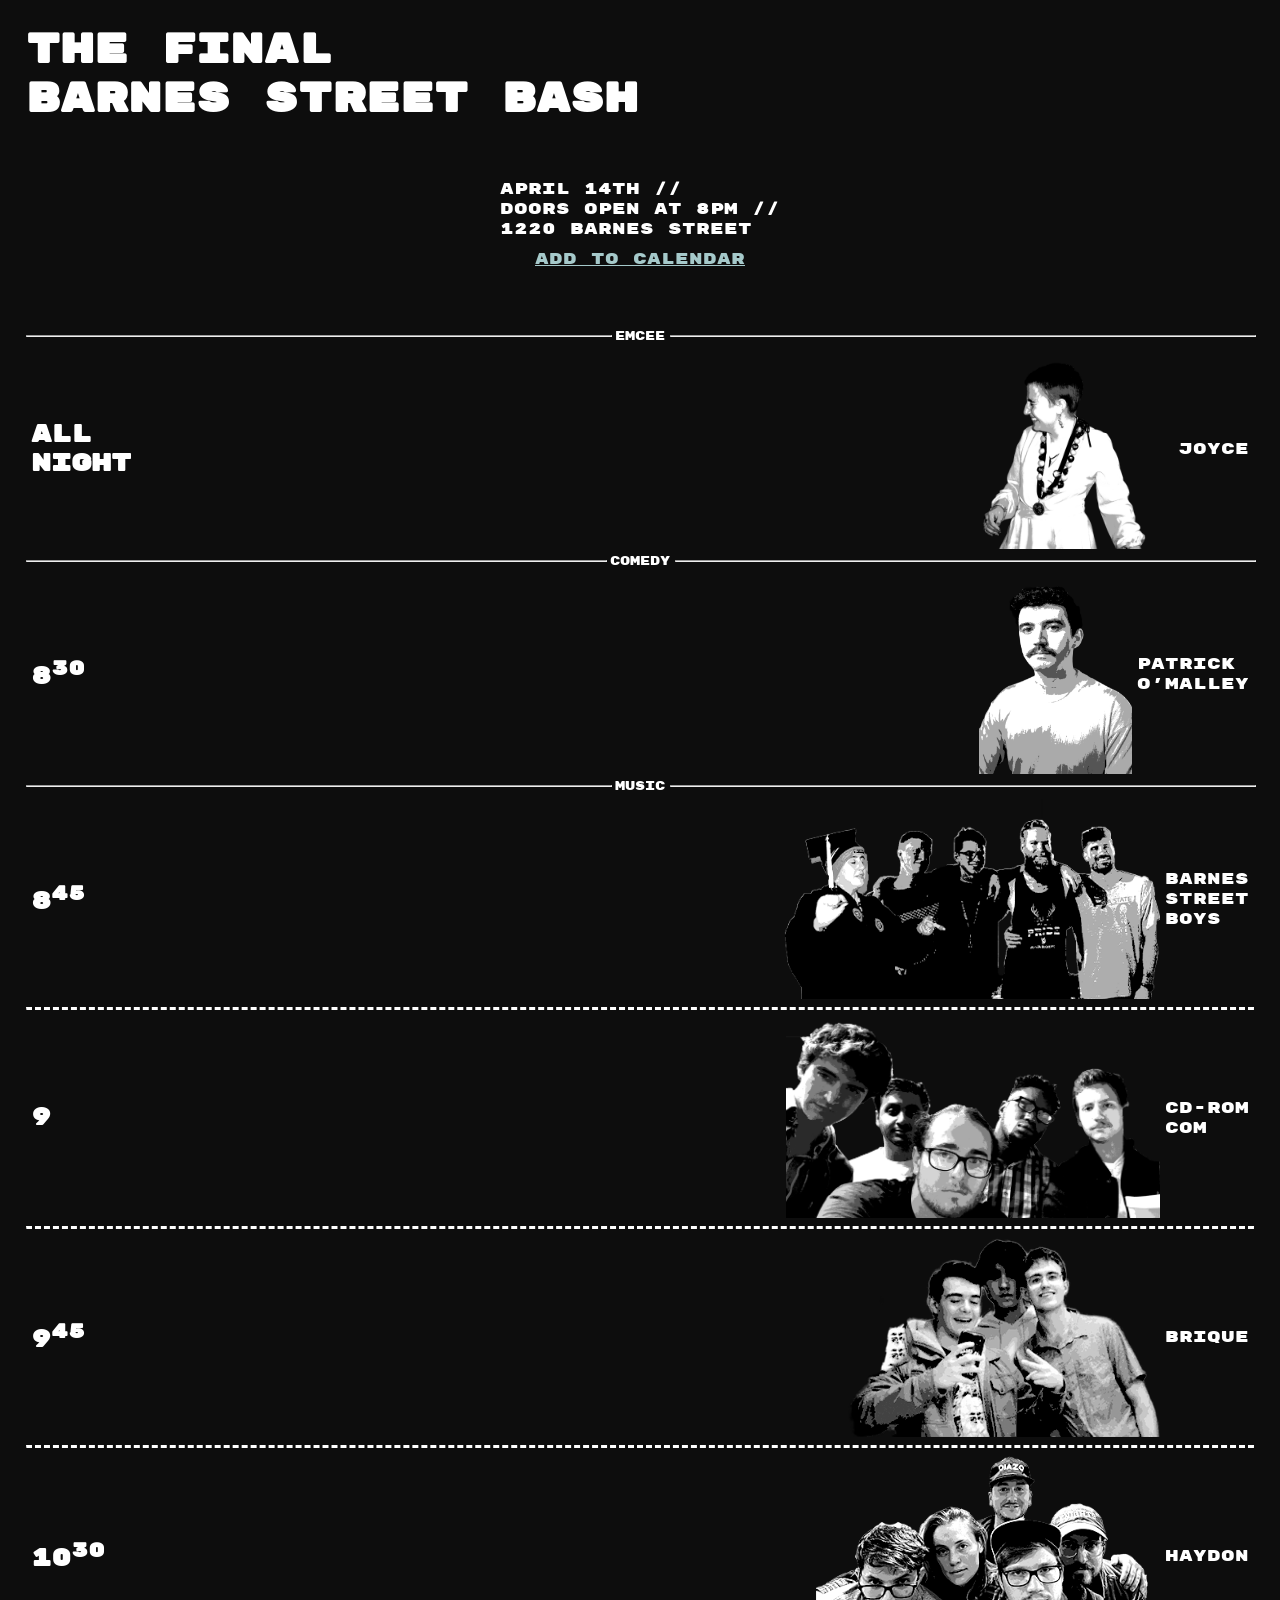
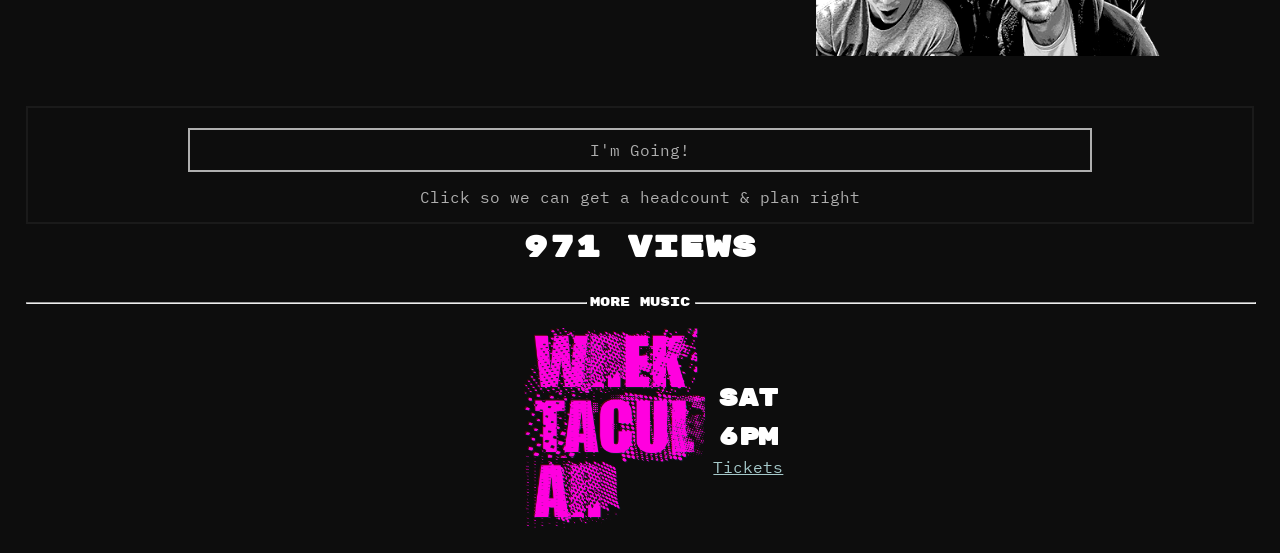
<file: docs/index.html>
<html>
    <head>
        <link rel="stylesheet" href="index3.css">
        <meta name="viewport" content="width=device-width, initial-scale=1, maximum-scale=1"/>
        <meta property="og:title" content="Final Barnes Street Bash" />
        <meta property="og:description" content="Apr 14, 8PM" />
        <meta property="og:image" content="https://garrepi.dev/bstb3/res/og-image3.png" />
    </head>
    <body>
        <h1>
            The Final<br>
            Barnes Street Bash
        </h1>

        <div class="v-flex mt5">
            <p>April 14th //<br> Doors Open at 8pm //<br>1220 Barnes Street</p>
            <p><a href="./res/event.ics">Add to Calendar</a></p>
        </div>

        <div class="mt5">
            <div class="section-header">
                <hr>
                <p>EMCEE</p>
                <hr>
            </div>
            <div class="h-flex">
                <p class="band-time">All<br>night</p>
               <div class="band-card">
                   <img src="./res/band-images/joyce.png" alt="joyce image">
                   <div class="v-flex">
                       <p>Joyce</p>
                   </div>
               </div>
            </div>

            <div class="section-header">
                <hr>
                <p>Comedy</p>
                <hr>
            </div>
            <div class="h-flex">
                <p class="band-time">8<sup>30</sup></p>
               <div class="band-card">
                   <img src="./res/band-images/patrick.png" alt="patrick image">
                   <div class="v-flex">
                       <p>Patrick<br>O'Malley</p>
                   </div>
               </div>
            </div>

            <div class="section-header">
                <hr>
                <p>Music</p>
                <hr>
            </div>
            <div class="h-flex">
                <p class="band-time">8<sup>45</sup></p>
                <div class="band-card">
                    <img src="./res/band-images/bstb.png" alt="barnes street image">
                    <div class="v-flex">
                        <p>Barnes<br>Street<br>Boys</p>
                    </div>
                </div>
            </div>

            <hr class="dotted">

            <div class="h-flex">
                <p class="band-time">9</p>
                <div class="band-card">
                    <img src="./res/band-images/cd-rom-com.png" alt="cdromcom image">
                    <p>CD-ROM<br>COM</p>
                </div>
            </div>

            <hr class="dotted">

            <div class="h-flex">
                <p class="band-time">9<sup>45</sup></p>
                <div class="band-card">
                    <img src="./res/band-images/brique.png" alt="brique image">
                    <p>Brique</p>
                </div>
            </div>

            <hr class="dotted">

            <div class="h-flex">
                <p class="band-time">10<sup>30</sup></p>
                <div class="band-card">
                    <img src="./res/band-images/haydon.png" alt="haydon image">
                    <p>Haydon</p>
                </div>
            </div>
        </div>

        <div id="input-pane" class="v-flex mt5">
            <input id="register-button" class="w-75 button" type="submit" value="I'm Going!" onClick="register()">
            <p>Click so we can get a headcount &amp; plan right</p>
        </div>

        <h2 id="view-count" class="w-100"></h2>
        <script src="index.js"></script> 

        <div class="section-header">
            <hr>
            <p>More Music</p>
            <hr>
        </div>
         <div class="h-flex m1 w-100" style="justify-content: center;">
            <div class="band-card">
                <img src="./res/band-images/wrektacular.png" alt="wrek image">
             <div class="v-flex" style="align-items: end;">
                <p class="band-time">Sat</p>
                <p class="band-time">6PM</p>
                    <a href="https://zhu527.wixsite.com/wrektacular" style="font-family: 'IBM Plex Mono', monospace;">Tickets</a>
             </div>
            </div>
        </div>


    </body>
</html>
</file>
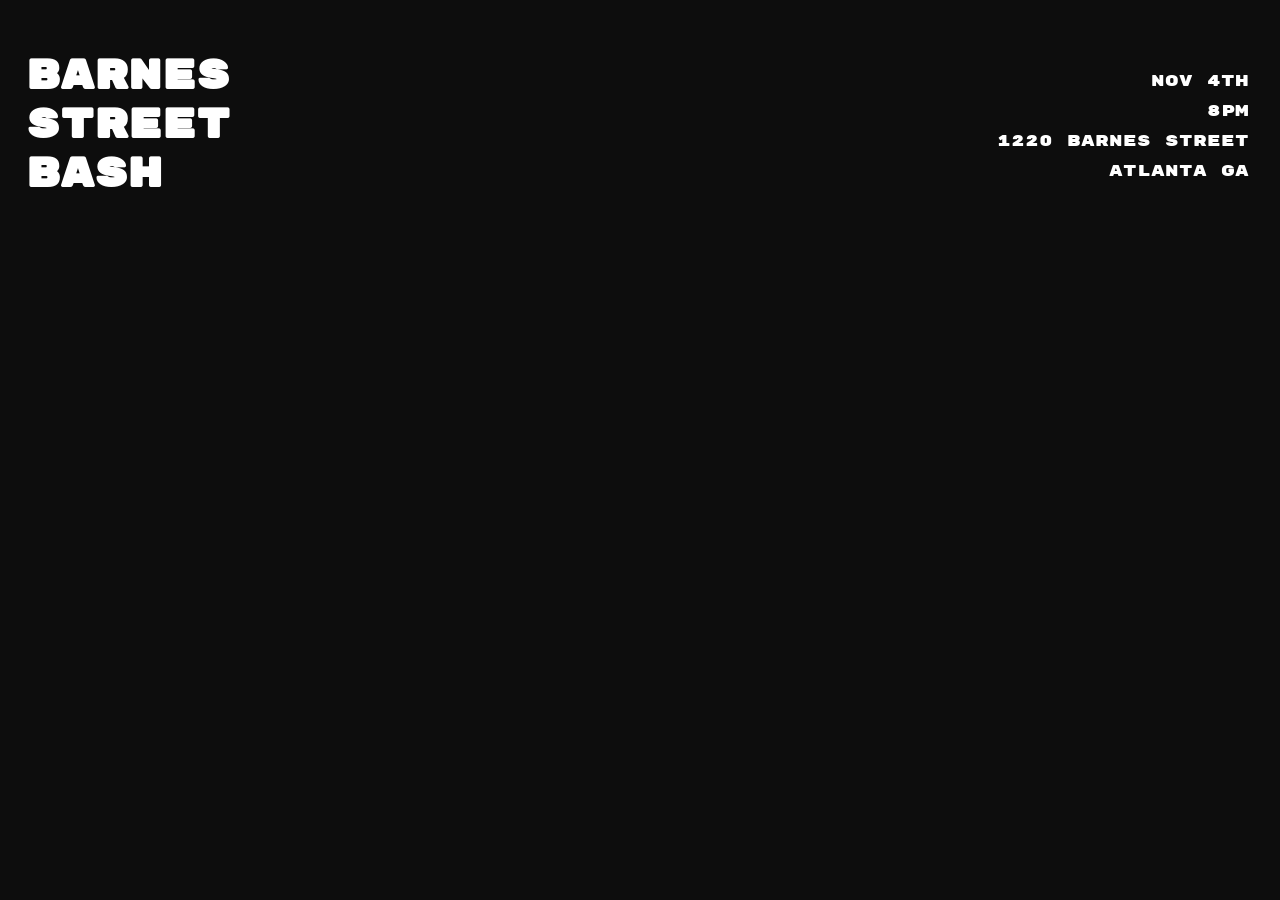
<file: docs/_open-graph.html>
<html>
    <head>
        <link rel="stylesheet" href="index.css">
        <meta name="viewport" content="width=device-width, initial-scale=1, maximum-scale=1"/>
    </head>
    <body>
        <div class="h-flex">
            <h1>
                Barnes<br>
                Street<br>
                Bash
            </h1>
            <div class="v-flex" style="align-items: end;">
                <p>Nov 4th</p>
                <p>8pm</p>
                <p>1220 Barnes Street</p>
                <p>Atlanta GA</p>
            </div>
        </div>
    </body>
</html>
</file>
<file: docs/index3.css>
:root {
    --fake-black: hsl(0, 0%, 5%);
    --blue: #A5C9CA;
    --red: #cd5c5c;
    --white: #afafaf;
    --clear: rgba(0, 0, 0, 0);
    --form-bg: hsl(0, 0%, 14%);
    --form-border: hsl(0, 0%, 10%);
}

@font-face {
  font-family: "RubikMonoOne-Regular";
  src: url('./res/RubikMonoOne-Regular.ttf') format('truetype');
}
@font-face {
  font-family: "IBM Plex Mono";
  src: url('./res/IBMPlexMono-Regular.ttf') format('truetype');
}

.mt5 {
    margin-top: 50px;
}
.h-flex {
    display: flex;
    flex-direction: row;
    align-items: center;
    justify-content: space-between;
    flex-wrap: wrap;
}
.v-flex {
    display: flex;
    flex-direction: column;
    align-items: center;
    justify-content: space-between;
}
.w-100 {
    width: 100%;
}
.w-75 {
    width: 75%;
}
.m1 {
    margin: 1%;
}
ul {
    list-style: none;
}
p {
    margin: 5px;
    font-size: 1em;
    font-family: 'RubikMonoOne-Regular', sans-serif;
    overflow: hidden;
}
.disclaimer {
    margin-top: 25px;
    font-family: 'IBM Plex Mono', monospace;
    color: var(--red);
}
a {
    color: var(--blue);
}
h1 {
    font-size: 2.5em;
    font-weight: regular;
    font-family: 'RubikMonoOne-Regular', sans-serif;
}
h2 {
    text-align: center;
    font-size: 1.875em;
    font-style: bold;
    font-family: 'RubikMonoOne-Regular', sans-serif;
}
h3 {
    text-align: center;
    font-weight: normal;
    font-family: "IBM Plex Mono", monospace;
}
.divider {
    border: 1px white;
}

.band-card {
    display: flex;
    align-items: center;
    justify-content: flex-end;
}
.band-card img {
    height: min(20vw, 200px);
}
.band-time {
    font-weight: bold;
    font-size: 1.5em;
}

#guest-count {
    margin-bottom: 0px;
}

#view-count {
    margin-top: 5px;
}

body {
    font-size: 100%;
    font-family: sans-serif;
    background-color: var(--fake-black);
    color: white;
    margin: 2%;
}
.button {
    font-family: "IBM Plex Mono", monospace;
    text-align: center;
    font-size: 1em;
    margin: 10px;
    padding: 10px;
    border: 2px solid var(--white);
    color: var(--white);
    background: var(--clear);
}

#input-pane {
    border: 2px solid var(--form-border);
    padding: 10px;
}
#input-pane p {
    font-family: "IBM Plex Mono", monospace;
    color: var(--white);
}

.text-input {
    font-size: 1em;
    line-height: 1.5;
    color: var(--white);
    background: var(--clear);
    margin: 10px 0px 10px 0px;
    font-family: "IBM Plex Mono", monospace;
    border-top-style: hidden;
    border-right-style: hidden;
    border-left-style: hidden;
    border-bottom-style: groove;
    border-bottom: solid white 1px;
    border-radius: 0;
}

.checkbox {
    font-family: "IBM Plex Mono", monospace;
}
.guests-grid {
    display: grid;
    grid-template-columns: repeat(3, minmax(0, 1fr) );
}
.section-header {
    display: grid;
    grid-template-columns: 1fr auto 1fr;
    align-items: center;
}
.section-header hr {
    width: 100%;
}
.section-header p {
    font-size: 12px;
}

.dotted {
    border-top: dashed;
    border-bottom: none;
}
</file>
<file: docs/index.css>
:root {
    --fake-black: hsl(0, 0%, 5%);
    --blue: #A5C9CA;
    --red: #cd5c5c;
    --white: #afafaf;
    --clear: rgba(0, 0, 0, 0);
    --form-bg: hsl(0, 0%, 14%);
    --form-border: hsl(0, 0%, 10%);
}

@font-face {
  font-family: "RubikMonoOne-Regular";
  src: url('./res/RubikMonoOne-Regular.ttf') format('truetype');
}

.mt5 {
    margin-top: 50px;
}
.h-flex {
    display: flex;
    flex-direction: row;
    align-items: center;
    justify-content: space-between;
    flex-wrap: wrap;
}
.v-flex {
    display: flex;
    flex-direction: column;
    align-items: center;
    justify-content: space-between;
}
.w-100 {
    width: 100%;
}
.w-75 {
    width: 75%;
}
.m1 {
    margin: 1%;
}
ul {
    list-style: none;
}
p {
    margin: 5px;
    font-size: 1em;
    font-family: 'RubikMonoOne-Regular', sans-serif;
    overflow: hidden;
}
.disclaimer {
    font-family: 'IBM Plex Mono', monospace;
    color: var(--red);
}
a {
    color: var(--blue);
}
h1 {
    font-size: 2.5em;
    font-weight: regular;
    font-family: 'RubikMonoOne-Regular', sans-serif;
}
h2 {
    text-align: center;
    font-size: 1.875em;
    font-style: bold;
    font-family: 'RubikMonoOne-Regular', sans-serif;
}
h3 {
    text-align: center;
    font-weight: normal;
    font-family: "IBM Plex Mono", monospace;
}
.divider {
    border: 1px white;
}

.band-card {
    display: flex;
    align-items: center;
    width: 90%;
    justify-content: flex-end;
}
.band-card img {
    height: min(30vw, 200px);
}
.band-time {
    font-weight: bold;
    font-size: 1.5em;
}

#guest-count {
    margin-bottom: 0px;
}

#view-count {
    margin-top: 5px;
}

body {
    font-size: 100%;
    font-family: sans-serif;
    background-color: var(--fake-black);
    color: white;
    margin: 2%;
}
.button {
    font-family: "IBM Plex Mono", monospace;
    text-align: center;
    font-size: 1em;
    margin: 10px;
    padding: 10px;
    border: 2px solid var(--white);
    color: var(--white);
    background: var(--clear);
}

#input-pane {
    border: 2px solid var(--form-border);
    padding: 10px;
}
#input-pane p {
    font-family: "IBM Plex Mono", monospace;
}

.text-input {
    font-size: 1em;
    line-height: 1.5;
    color: var(--white);
    background: var(--clear);
    margin: 10px 0px 10px 0px;
    font-family: "IBM Plex Mono", monospace;
    border-top-style: hidden;
    border-right-style: hidden;
    border-left-style: hidden;
    border-bottom-style: groove;
    border-bottom: solid white 1px;
    border-radius: 0;
}

.checkbox {
    font-family: "IBM Plex Mono", monospace;
}
.guests-grid {
    display: grid;
    grid-template-columns: repeat(3, minmax(0, 1fr) );
}
</file>
